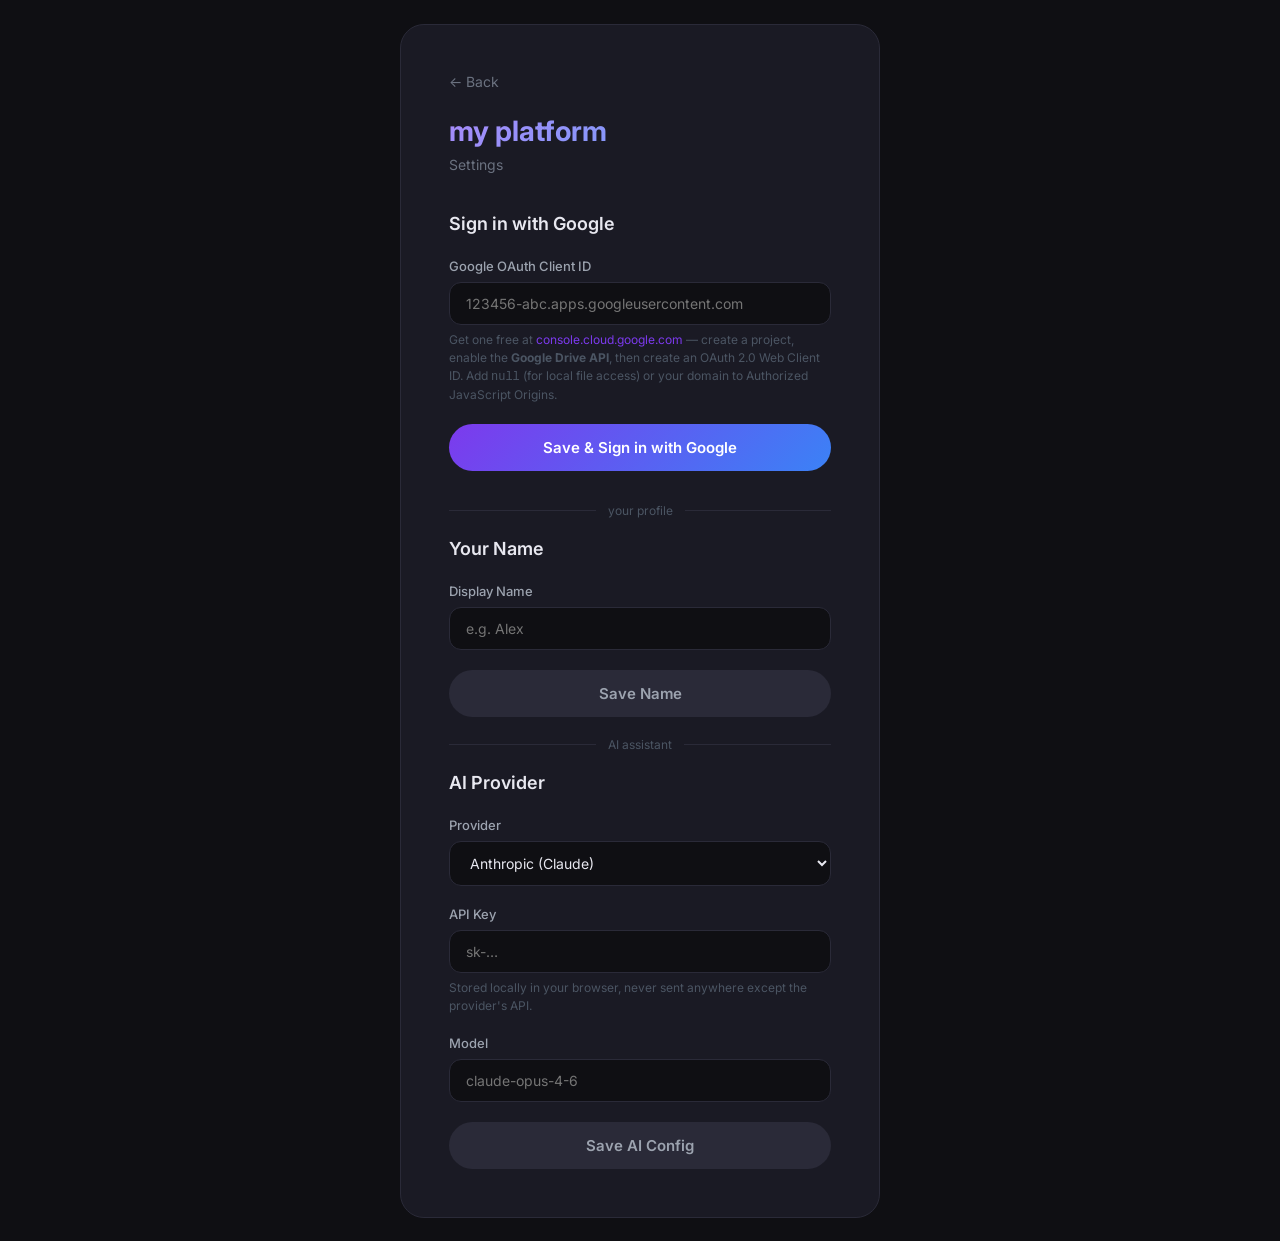
<file: setup.html>
<!DOCTYPE html>
<html lang="en">
<head>
  <meta charset="UTF-8" />
  <meta name="viewport" content="width=device-width, initial-scale=1.0" />
  <title>Setup · My Platform</title>
  <link rel="preconnect" href="https://fonts.googleapis.com" />
  <link href="https://fonts.googleapis.com/css2?family=Inter:wght@300;400;500;600;700&display=swap" rel="stylesheet" />
  <style>
    *, *::before, *::after { box-sizing: border-box; margin: 0; padding: 0; }

    body {
      font-family: 'Inter', sans-serif;
      background: #0f0f13;
      color: #e8e8f0;
      min-height: 100vh;
      display: flex;
      align-items: center;
      justify-content: center;
      padding: 24px;
    }

    .card {
      background: #1a1a24;
      border: 1px solid #2a2a38;
      border-radius: 24px;
      padding: 48px;
      width: 100%;
      max-width: 480px;
    }

    .logo {
      font-size: 28px;
      font-weight: 700;
      background: linear-gradient(135deg, #a78bfa, #60a5fa);
      -webkit-background-clip: text;
      -webkit-text-fill-color: transparent;
      margin-bottom: 8px;
    }

    .subtitle {
      color: #6b7280;
      font-size: 14px;
      margin-bottom: 40px;
    }

    h2 {
      font-size: 18px;
      font-weight: 600;
      margin-bottom: 24px;
      color: #e8e8f0;
    }

    label {
      display: block;
      font-size: 13px;
      font-weight: 500;
      color: #9ca3af;
      margin-bottom: 8px;
    }

    input {
      width: 100%;
      background: #0f0f13;
      border: 1px solid #2a2a38;
      border-radius: 12px;
      padding: 12px 16px;
      color: #e8e8f0;
      font-family: 'Inter', sans-serif;
      font-size: 14px;
      outline: none;
      transition: border-color 0.2s;
      margin-bottom: 20px;
    }

    input:focus { border-color: #7c3aed; }

    .hint {
      font-size: 12px;
      color: #4b5563;
      margin-top: -14px;
      margin-bottom: 20px;
      line-height: 1.5;
    }

    .hint a { color: #7c3aed; text-decoration: none; }

    .btn {
      width: 100%;
      padding: 14px;
      border-radius: 999px;
      border: none;
      font-family: 'Inter', sans-serif;
      font-size: 15px;
      font-weight: 600;
      cursor: pointer;
      transition: opacity 0.2s, transform 0.1s;
    }

    .btn:active { transform: scale(0.98); }

    .btn-primary {
      background: linear-gradient(135deg, #7c3aed, #3b82f6);
      color: white;
      margin-bottom: 12px;
    }

    .btn-secondary {
      background: #2a2a38;
      color: #9ca3af;
    }

    .btn:hover { opacity: 0.9; }

    .divider {
      display: flex;
      align-items: center;
      gap: 12px;
      margin: 20px 0;
      color: #4b5563;
      font-size: 12px;
    }

    .divider::before, .divider::after {
      content: '';
      flex: 1;
      height: 1px;
      background: #2a2a38;
    }

    .error {
      background: #2d1b1b;
      border: 1px solid #7f1d1d;
      border-radius: 12px;
      padding: 12px 16px;
      font-size: 13px;
      color: #fca5a5;
      margin-bottom: 16px;
      display: none;
    }
  </style>
</head>
<body>
  <div class="card">
    <div style="margin-bottom:24px">
      <button onclick="window.location.href='index.html'" style="background:none;border:none;color:#6b7280;font-family:'Inter',sans-serif;font-size:14px;cursor:pointer;padding:0;display:flex;align-items:center;gap:6px;">← Back</button>
    </div>
    <div class="logo">my platform</div>
    <div class="subtitle">Settings</div>

    <div class="error" id="error"></div>

    <h2>Sign in with Google</h2>
    <label>Google OAuth Client ID</label>
    <input type="text" id="googleClientId" placeholder="123456-abc.apps.googleusercontent.com" />
    <p class="hint">
      Get one free at <a href="https://console.cloud.google.com" target="_blank">console.cloud.google.com</a> —
      create a project, enable the <strong>Google Drive API</strong>, then create an OAuth 2.0 Web Client ID.
      Add <code>null</code> (for local file access) or your domain to Authorized JavaScript Origins.
    </p>
    <button class="btn btn-primary" id="signin-btn" onclick="doSignIn()">Save &amp; Sign in with Google</button>

    <div class="divider">your profile</div>

    <h2>Your Name</h2>
    <label>Display Name</label>
    <input type="text" id="userName" placeholder="e.g. Alex" />
    <button class="btn btn-secondary" onclick="saveUserName()">Save Name</button>

    <div class="divider">AI assistant</div>

    <h2>AI Provider</h2>
    <label>Provider</label>
    <select id="botProvider" onchange="botProviderChanged()" style="width:100%;background:#0f0f13;border:1px solid #2a2a38;border-radius:12px;padding:12px 16px;color:#e8e8f0;font-family:'Inter',sans-serif;font-size:14px;outline:none;margin-bottom:20px;cursor:pointer;">
      <option value="anthropic">Anthropic (Claude)</option>
      <option value="openai-compat">OpenAI / Groq / Ollama / OpenRouter</option>
    </select>

    <label>API Key</label>
    <input type="password" id="botApiKey" placeholder="sk-…" />
    <p class="hint">Stored locally in your browser, never sent anywhere except the provider's API.</p>

    <label>Model</label>
    <input type="text" id="botModel" placeholder="claude-opus-4-6" />

    <div id="baseUrlRow">
      <label>Base URL</label>
      <input type="text" id="botBaseUrl" placeholder="https://api.openai.com/v1" />
      <p class="hint">Change this for Groq (<code>https://api.groq.com/openai/v1</code>), Ollama (<code>http://localhost:11434/v1</code>), or OpenRouter (<code>https://openrouter.ai/api/v1</code>).</p>
    </div>

    <button class="btn btn-secondary" onclick="saveBotConfig()">Save AI Config</button>
  </div>

  <script src="https://accounts.google.com/gsi/client" async defer></script>
  <script src="drive.js"></script>
  <script>
    // Pre-fill saved values
    const gcid = localStorage.getItem('google_client_id');
    if (gcid) document.getElementById('googleClientId').value = gcid;
    const uname = localStorage.getItem('user_name');
    if (uname) document.getElementById('userName').value = uname;

    function showError(msg) {
      const el = document.getElementById('error');
      el.textContent = msg;
      el.style.display = 'block';
    }

    function saveUserName() {
      const n = document.getElementById('userName').value.trim();
      if (n) localStorage.setItem('user_name', n);
      else localStorage.removeItem('user_name');
      alert('Name saved!');
    }

    async function doSignIn() {
      const id = document.getElementById('googleClientId').value.trim();
      if (!id) return showError('Please enter your Google OAuth Client ID.');
      localStorage.setItem('google_client_id', id);
      const btn = document.getElementById('signin-btn');
      btn.textContent = 'Signing in…';
      btn.disabled = true;
      try {
        await DriveStorage.signIn();
        window.location.href = 'index.html';
      } catch (e) {
        btn.textContent = 'Save & Sign in with Google';
        btn.disabled = false;
        showError('Sign-in failed: ' + e.message);
      }
    }

    function botProviderChanged() {
      const p = document.getElementById('botProvider').value;
      const isAnthropic = p === 'anthropic';
      document.getElementById('baseUrlRow').style.display = isAnthropic ? 'none' : 'block';
      if (!document.getElementById('botModel').value) {
        document.getElementById('botModel').placeholder = isAnthropic ? 'claude-opus-4-6' : 'gpt-4o';
      }
    }

    function saveBotConfig() {
      const provider = document.getElementById('botProvider').value;
      const apiKey = document.getElementById('botApiKey').value.trim();
      const model = document.getElementById('botModel').value.trim();
      const baseUrl = document.getElementById('botBaseUrl').value.trim();
      localStorage.setItem('bot_provider', provider);
      if (apiKey) {
        localStorage.setItem('bot_api_key', apiKey);
        if (provider === 'anthropic') localStorage.setItem('anthropic_api_key', apiKey);
      } else {
        localStorage.removeItem('bot_api_key');
      }
      if (model) localStorage.setItem('bot_model', model);
      else localStorage.removeItem('bot_model');
      if (baseUrl && provider !== 'anthropic') localStorage.setItem('bot_base_url', baseUrl);
      else localStorage.removeItem('bot_base_url');
      alert('Saved! The ✦ button in the header opens your AI assistant.');
    }

    // Pre-fill bot config
    const savedProvider = localStorage.getItem('bot_provider') || 'anthropic';
    document.getElementById('botProvider').value = savedProvider;
    const savedKey = localStorage.getItem('bot_api_key') || localStorage.getItem('anthropic_api_key') || '';
    if (savedKey) document.getElementById('botApiKey').value = savedKey;
    const savedModel = localStorage.getItem('bot_model') || '';
    if (savedModel) document.getElementById('botModel').value = savedModel;
    const savedBaseUrl = localStorage.getItem('bot_base_url') || '';
    if (savedBaseUrl) document.getElementById('botBaseUrl').value = savedBaseUrl;
    botProviderChanged();
  </script>
</body>
</html>
</file>
